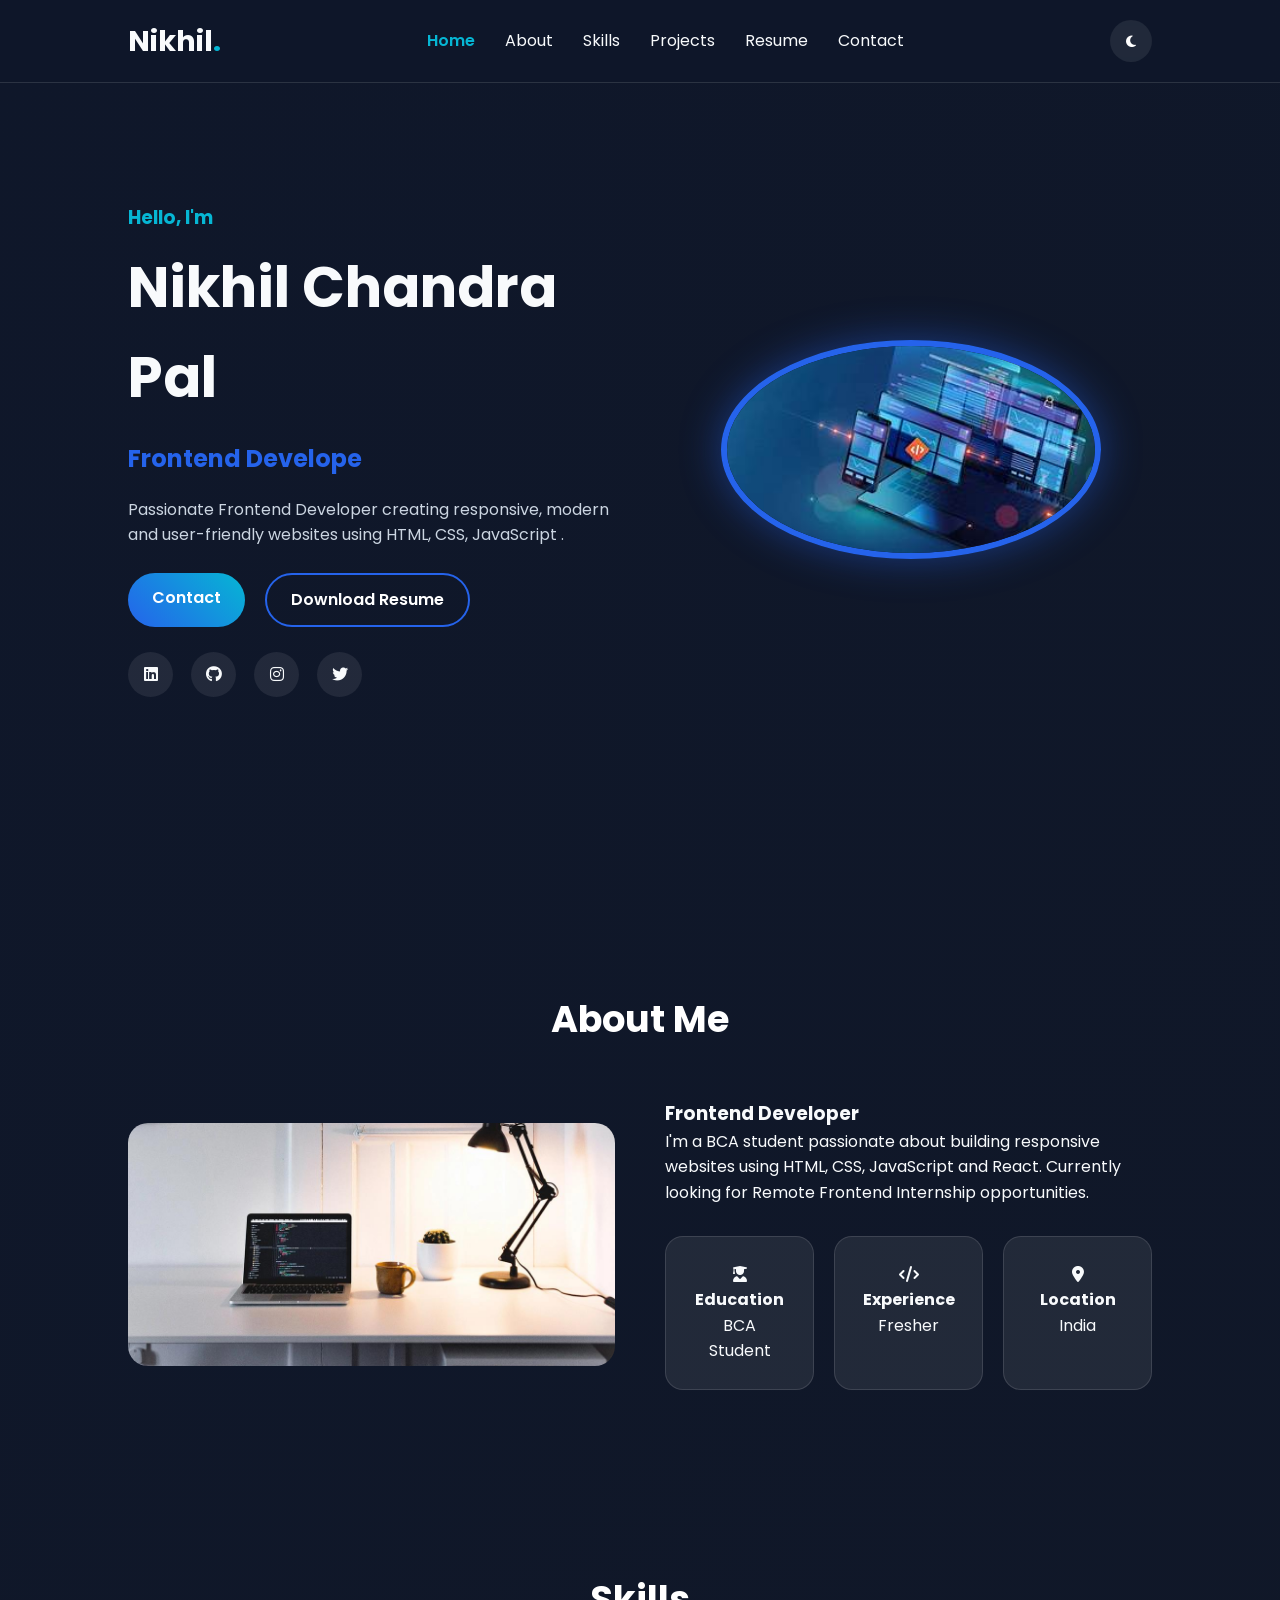
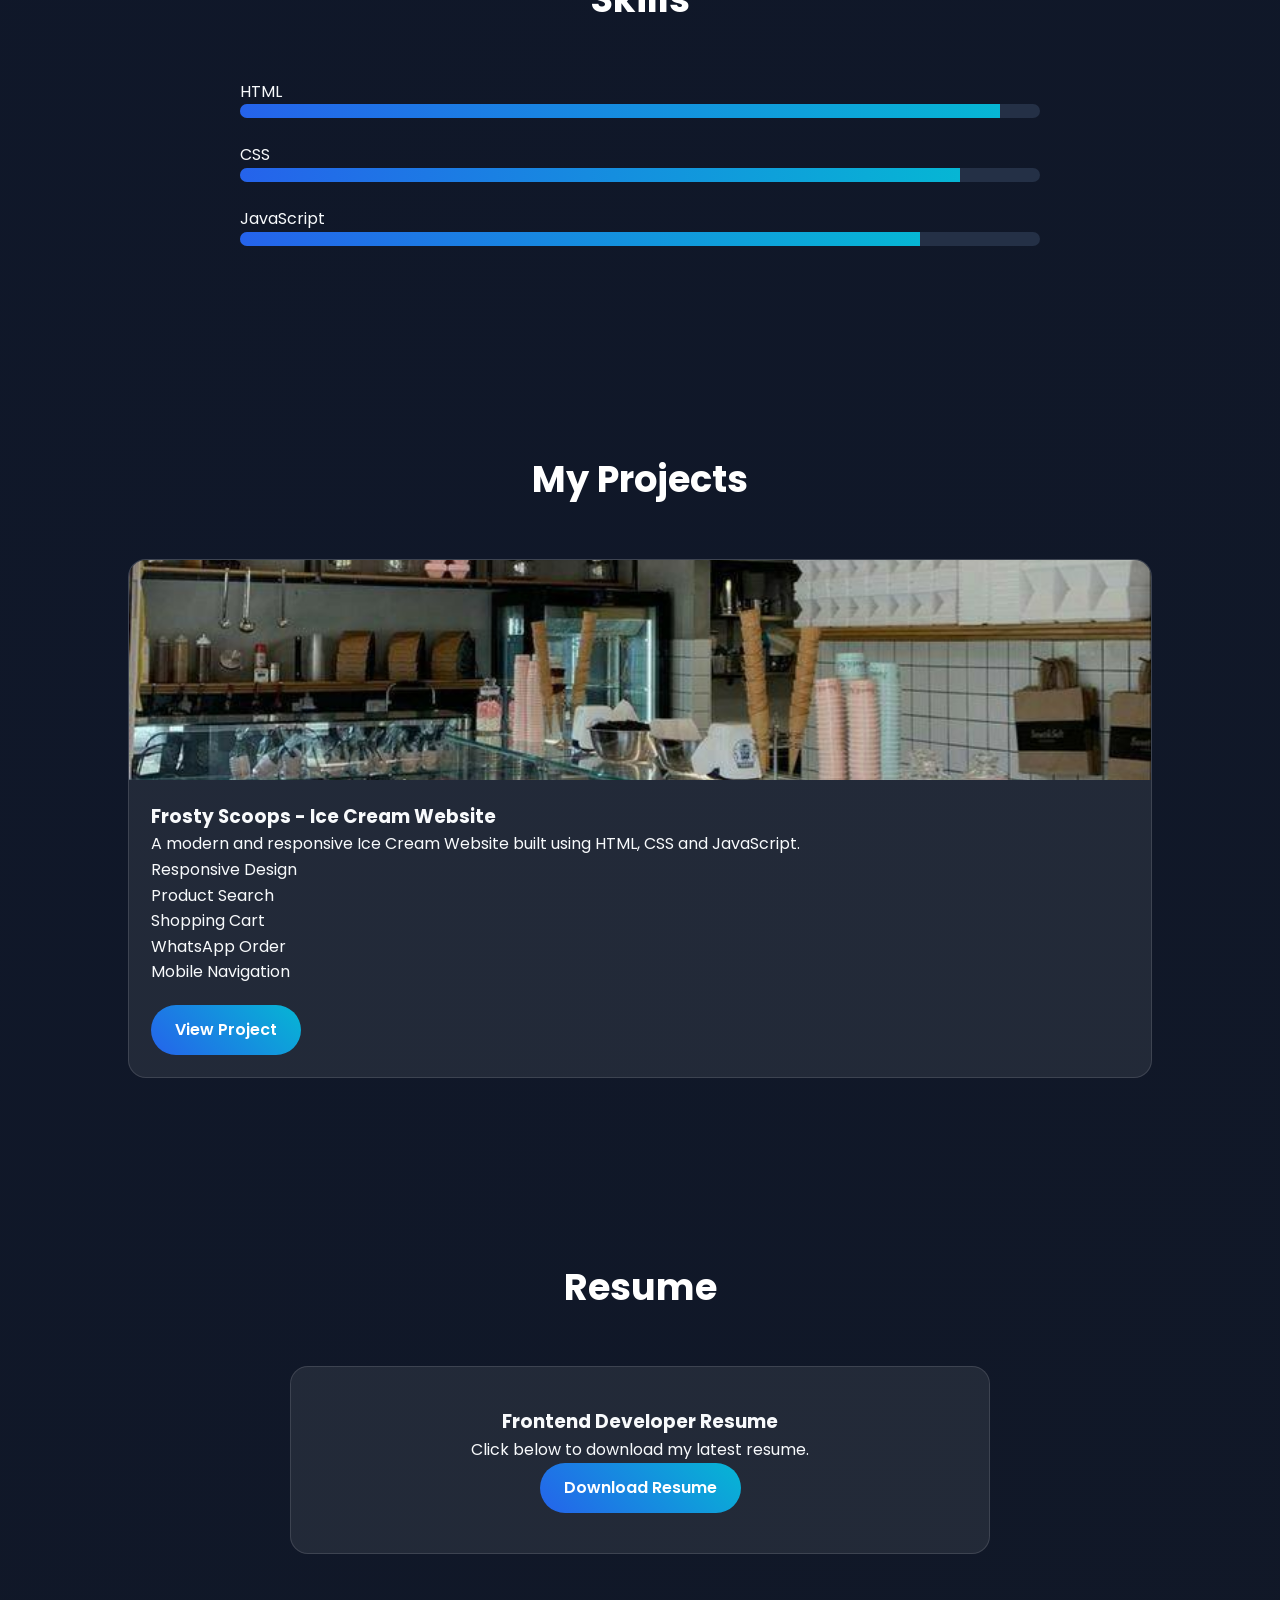
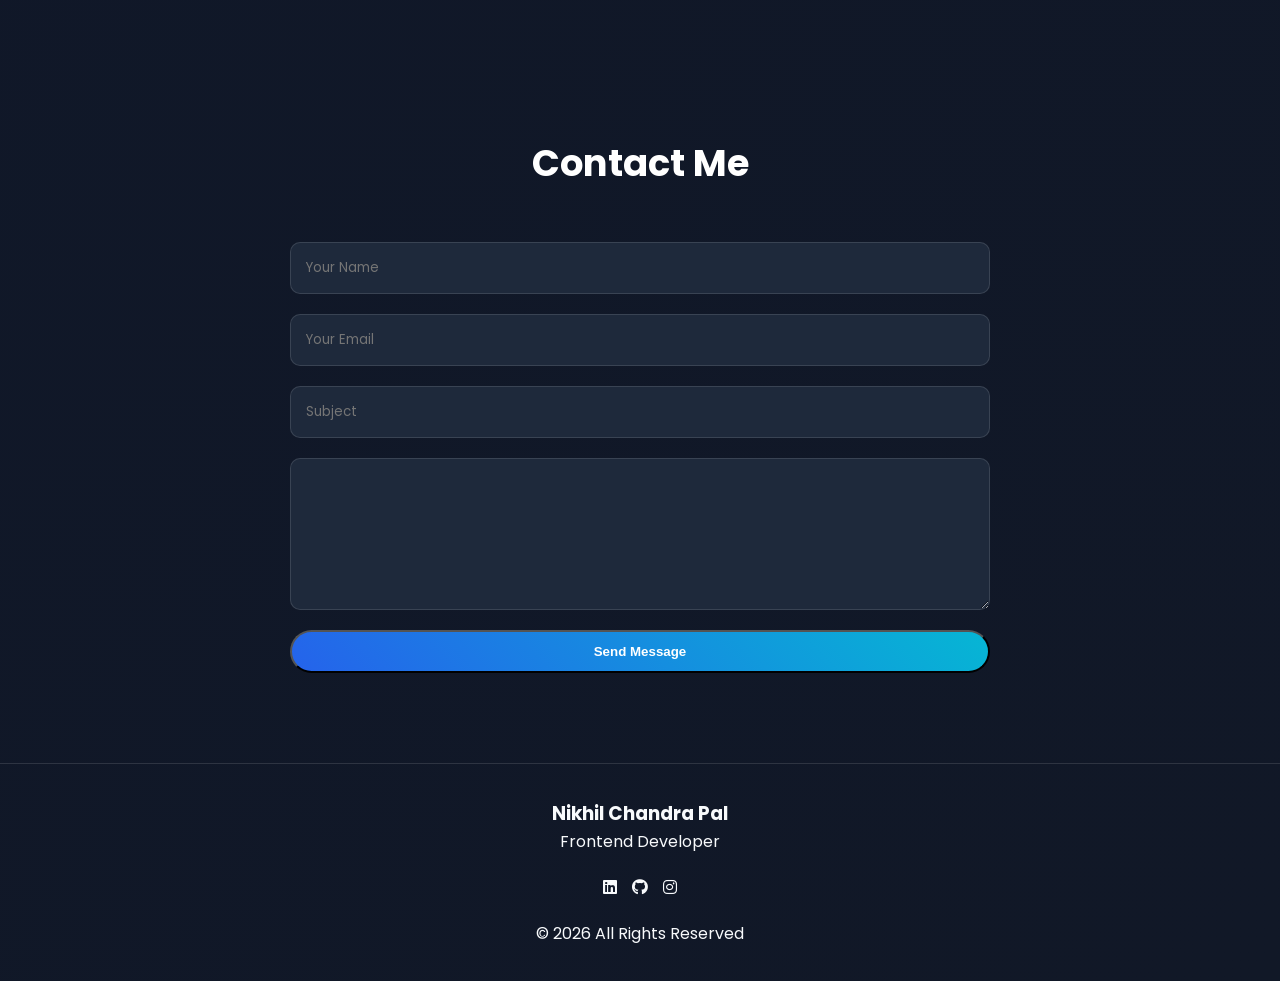
<file: index.html>
<!DOCTYPE html>
<html lang="en">
<head>
    <meta charset="UTF-8">
    <meta name="viewport" content="width=device-width, initial-scale=1.0">
    <meta name="description" content="Nikhil Chandra Pal | Frontend Developer Portfolio">
    <meta name="keywords" content="Frontend Developer, HTML, CSS, JavaScript, React">
    <meta name="author" content="Nikhil Chandra Pal">

    <title>Nikhil Chandra Pal | Portfolio</title>

    <!-- CSS -->
    <link rel="stylesheet" href="style.css">

    <!-- Google Fonts -->
    <link rel="preconnect" href="https://fonts.googleapis.com">
    <link rel="preconnect" href="https://fonts.gstatic.com" crossorigin>

    <link href="https://fonts.googleapis.com/css2?family=Poppins:wght@300;400;500;600;700;800&display=swap" rel="stylesheet">

    <!-- Font Awesome -->
    <link rel="stylesheet"
    href="https://cdnjs.cloudflare.com/ajax/libs/font-awesome/6.6.0/css/all.min.css">

</head>
<body>

<!--================ LOADER ================-->

<div id="loader">
    <div class="spinner"></div>
    <h2>Loading Portfolio...</h2>
</div>

<!--================ SCROLL BAR ================-->

<div id="progress-bar"></div>

<!--================ BACK TO TOP ================-->

<button id="topBtn">
    <i class="fa-solid fa-arrow-up"></i>
</button>

<!--================ HEADER ================-->

<header>

<nav class="navbar">

<div class="logo">
    Nikhil<span>.</span>
</div>

<ul class="nav-links">

<li><a href="#home">Home</a></li>
<li><a href="#about">About</a></li>
<li><a href="#skills">Skills</a></li>
<li><a href="#projects">Projects</a></li>
<li><a href="#resume">Resume</a></li>
<li><a href="#contact">Contact</a></li>

</ul>

<div class="nav-right">

<button id="themeToggle" type="button">
    <i class="fa-solid fa-moon"></i>
</button>

<button id="menu-btn" type="button">
    <i class="fa-solid fa-bars"></i>
</button>
</div>

</nav>

</header>

<!--================ HERO SECTION ================-->

<section id="home">

<div class="hero-container">

<div class="hero-text">

<h3>Hello, I'm</h3>

<h1>Nikhil Chandra Pal</h1>

<h2>
<span id="typing"></span>
</h2>

<p>

Passionate Frontend Developer creating responsive,
modern and user-friendly websites using HTML,
CSS, JavaScript .

</p>

<div class="hero-buttons">

<a href="#contact" class="btn">
Contact
</a>

<a href="RESUME.pdf"
download
class="btn btn-outline">

Download Resume

</a>

</div>

<div class="social-icons">

<a href="http://www.linkedin.com/in/nikhil-pal-20aa3a339">
<i class="fab fa-linkedin"></i>
</a>

<a href="https://github.com/nikhilpal-ui">
<i class="fab fa-github"></i>
</a>

<a href="#">
<i class="fab fa-instagram"></i>
</a>

<a href="#">
<i class="fab fa-twitter"></i>
</a>

</div>

</div>

<div class="hero-image">

<img src="OIP (2).jpg" alt="Frontend Developer">

</div>

</div>

</section>

<!--================ ABOUT ================-->

<section id="about">

<h2 class="section-title">
About Me
</h2>

<div class="about-container">

<div class="about-image">

<img src="about.jpg">

</div>

<div class="about-content">

<h3>Frontend Developer</h3>

<p>

I'm a BCA student passionate about
building responsive websites using
HTML, CSS, JavaScript and React.

Currently looking for Remote Frontend
Internship opportunities.

</p>

<div class="about-cards">

<div class="card">

<i class="fa-solid fa-user-graduate"></i>

<h4>Education</h4>

<p>BCA Student</p>

</div>

<div class="card">

<i class="fa-solid fa-code"></i>

<h4>Experience</h4>

<p>Fresher</p>

</div>

<div class="card">

<i class="fa-solid fa-location-dot"></i>

<h4>Location</h4>

<p>India</p>

</div>

</div>

</div>

</div>

</section>

<!--================ SKILLS ================-->

<section id="skills">

<h2 class="section-title">

Skills

</h2>

<div class="skills-container">

<div class="skill">

<p>HTML</p>

<div class="progress">

<div class="progress-bar html">



</div>

</div>

</div>

<div class="skill">

<p>CSS</p>

<div class="progress">

<div class="progress-bar css">



</div>

</div>

</div>

<div class="skill">

<p>JavaScript</p>

<div class="progress">

<div class="progress-bar js">



</div>

</div>

</div>

<div class="skill">



</div>

</div>

</div>

</div>

</section>

<!--================ PROJECTS ================-->

<section id="projects">

    <h2 class="section-title">My Projects</h2>

    <div class="project-grid">

        <div class="project-card">

            <img src="shop (1).jpg" alt="Ice Cream Website">

            <div class="project-content">

                <h3>Frosty Scoops - Ice Cream Website</h3>

                <p>
                    A modern and responsive Ice Cream Website built using
                    HTML, CSS and JavaScript.
                </p>

                <ul>
                    <li>Responsive Design</li>
                    <li>Product Search</li>
                    <li>Shopping Cart</li>
                    <li>WhatsApp Order</li>
                    <li>Mobile Navigation</li>
                </ul>

                <div class="project-buttons">
                    <a href="https://nikhilpal-ui.github.io/ice-cream-website/"
                       class="btn"
                       target="_blank">
                        View Project
                    </a>
                </div>

            </div>

        </div>

    </div>

</section>
<!--================ RESUME ================-->

<section id="resume">

<h2 class="section-title">

Resume

</h2>

<div class="resume-box">

<h3>Frontend Developer Resume</h3>

<p>

Click below to download my latest resume.

</p>

<a href="RESUME.pdf"

download

class="btn">

Download Resume

</a>

</div>

</section>

<!--================ CONTACT ================-->

<section id="contact">

<h2 class="section-title">

Contact Me

</h2>

<form id="contactForm">

<input
type="text"
id="name"
placeholder="Your Name">

<input
type="email"
id="email"
placeholder="Your Email">

<input
type="text"
id="subject"
placeholder="Subject">

<textarea

id="message"

rows="6"

placeholder="Your Message">

</textarea>

<button class="btn">

Send Message

</button>

</form>

</section>

<!--================ FOOTER ================-->

<footer>

<h3>

Nikhil Chandra Pal

</h3>

<p>

Frontend Developer

</p>

<div class="footer-icons">

<a href="http://www.linkedin.com/in/nikhil-pal-20aa3a339" target="_blank" rel="noopener noreferrer">
    <i class="fab fa-linkedin"></i>
</a>


<a href="https://github.com/nikhilpal-ui"target="_blank">

<i class="fab fa-github"></i>

</a>

<a href="#">

<i class="fab fa-instagram"></i>

</a>

</div>

<p>

© 2026 All Rights Reserved

</p>

</footer>

<script src="script.js"></script>

</body>
</html>
</file>
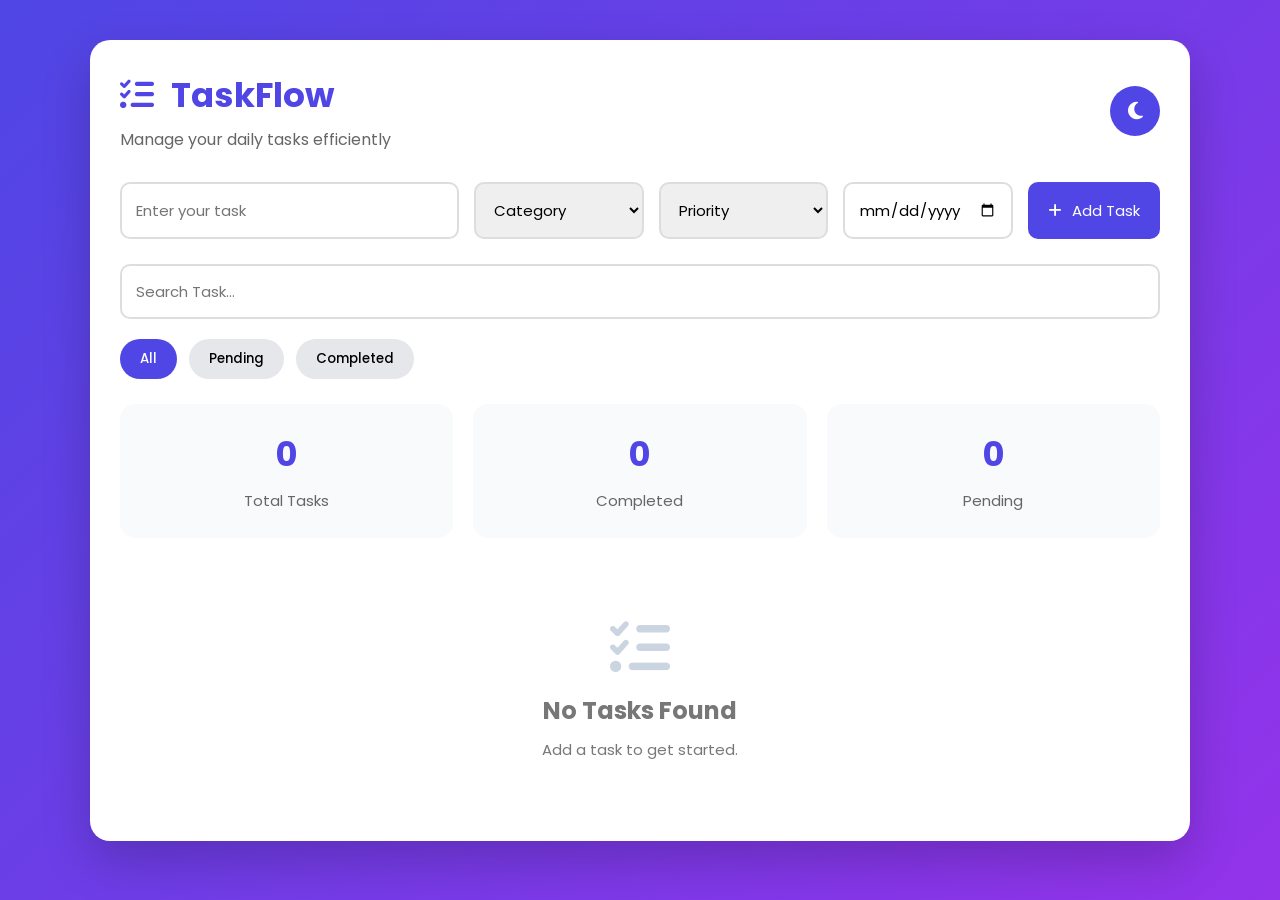
<file: Task-2-Todo/index.html>
<!DOCTYPE html>
<html lang="en">
<head>
    <meta charset="UTF-8">
    <meta name="viewport" content="width=device-width, initial-scale=1.0">
    <title>TaskFlow | To-Do List App</title>

    <!-- Google Font -->
    <link href="https://fonts.googleapis.com/css2?family=Poppins:wght@300;400;500;600;700&display=swap" rel="stylesheet">

    <!-- Font Awesome -->
    <link rel="stylesheet"
        href="https://cdnjs.cloudflare.com/ajax/libs/font-awesome/6.6.0/css/all.min.css">

    <link rel="stylesheet" href="style.css">
</head>

<body>

<div class="container">

    <!-- Header -->
    <header>
        <div>
            <h1><i class="fa-solid fa-list-check"></i> TaskFlow</h1>
            <p>Manage your daily tasks efficiently</p>
        </div>

        <button id="themeBtn">
            <i class="fa-solid fa-moon"></i>
        </button>
    </header>

    <!-- Add Task -->
    <section class="task-form">

        <input
            type="text"
            id="taskInput"
            placeholder="Enter your task">

        <select id="category">
            <option value="">Category</option>
            <option>Personal</option>
            <option>Work</option>
            <option>Study</option>
            <option>Shopping</option>
            <option>Fitness</option>
        </select>

        <select id="priority">
            <option value="">Priority</option>
            <option>High</option>
            <option>Medium</option>
            <option>Low</option>
        </select>

        <input
            type="date"
            id="dueDate">

        <button id="addTask">
            <i class="fa-solid fa-plus"></i>
            Add Task
        </button>

    </section>

    <!-- Search -->

    <section class="search-section">

        <input
            type="text"
            id="searchTask"
            placeholder="Search Task...">

    </section>

    <!-- Filter -->

    <section class="filters">

        <button class="filter active" data-filter="all">
            All
        </button>

        <button class="filter" data-filter="pending">
            Pending
        </button>

        <button class="filter" data-filter="completed">
            Completed
        </button>

    </section>

    <!-- Statistics -->

    <section class="stats">

        <div class="card">
            <h2 id="totalTasks">0</h2>
            <span>Total Tasks</span>
        </div>

        <div class="card">
            <h2 id="completedTasks">0</h2>
            <span>Completed</span>
        </div>

        <div class="card">
            <h2 id="pendingTasks">0</h2>
            <span>Pending</span>
        </div>

    </section>

    <!-- Task List -->

    <section class="task-list">

        <ul id="taskContainer">

            <!-- JavaScript Tasks -->

        </ul>

    </section>

</div>

<script src="script.js"></script>

</body>
</html>
</file>
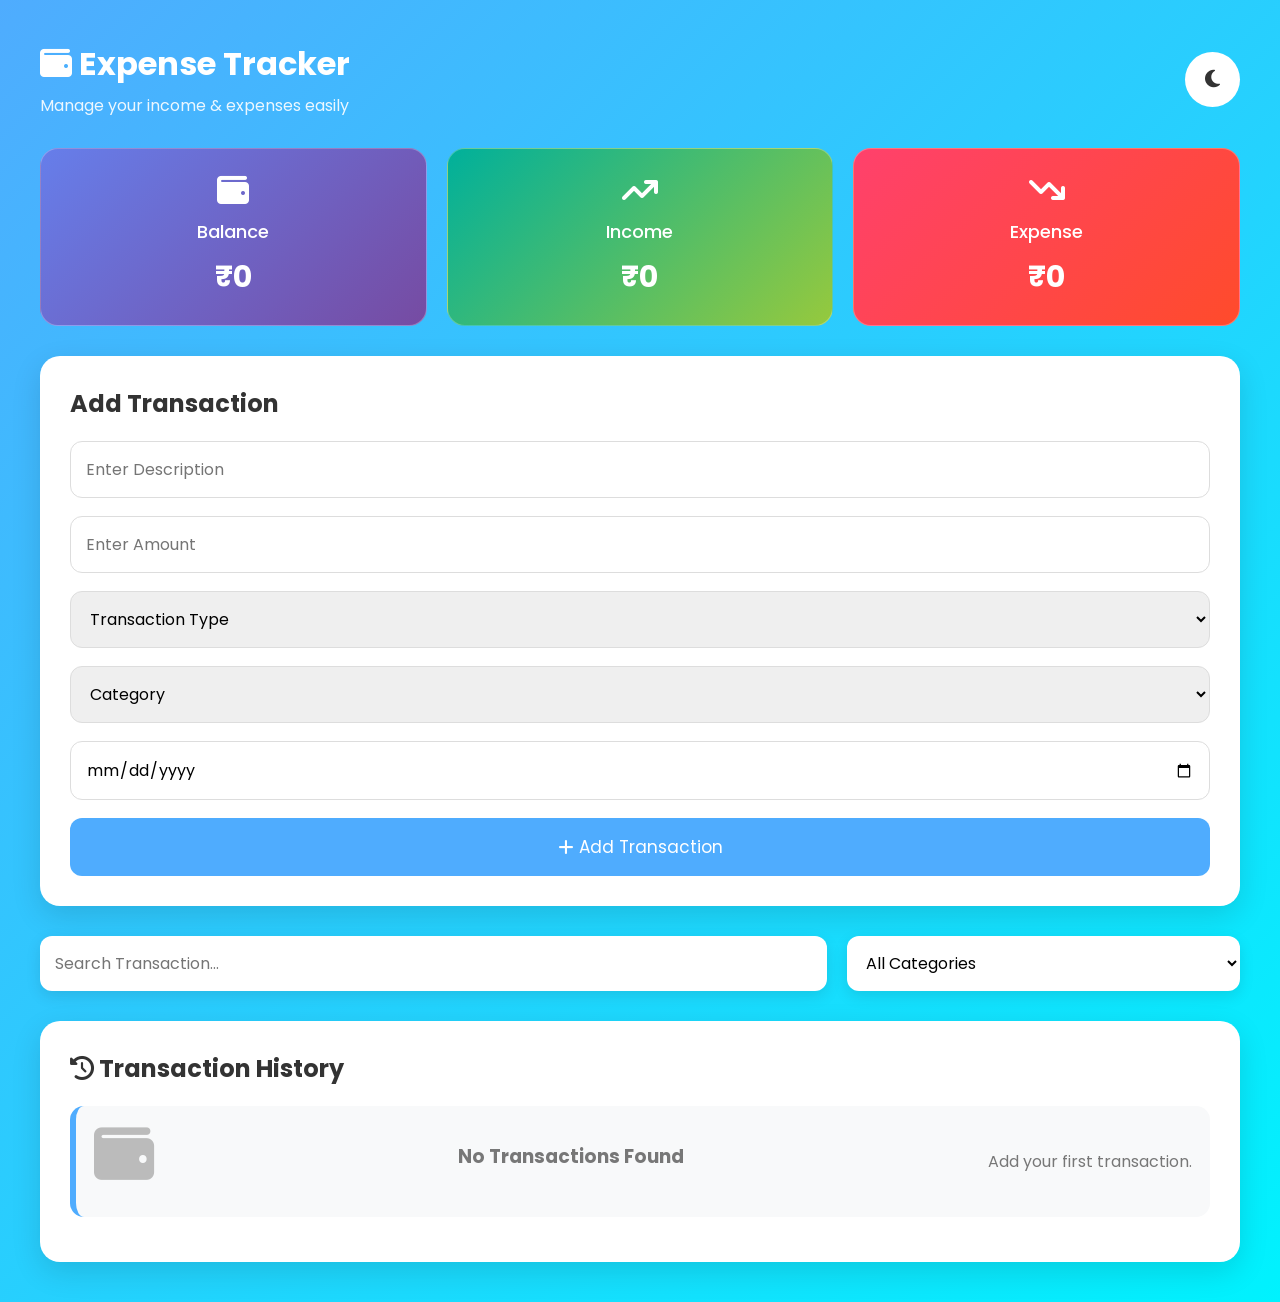
<file: Task-3-Expense-Tracker/index.html>
<!DOCTYPE html>
<html lang="en">

<head>
    <meta charset="UTF-8">
    <meta name="viewport" content="width=device-width, initial-scale=1.0">
    <title>Expense Tracker | CodSoft Task 3</title>

    <!-- Google Font -->
    <link href="https://fonts.googleapis.com/css2?family=Poppins:wght@300;400;500;600;700&display=swap"
        rel="stylesheet">

    <!-- Font Awesome -->
    <link rel="stylesheet"
        href="https://cdnjs.cloudflare.com/ajax/libs/font-awesome/6.6.0/css/all.min.css">

    <link rel="stylesheet" href="style.css">
</head>

<body>

    <div class="container">

        <!-- ========================= -->
        <!-- Header -->
        <!-- ========================= -->

        <header>

            <div>
                <h1>
                    <i class="fa-solid fa-wallet"></i>
                    Expense Tracker
                </h1>

                <p>Manage your income & expenses easily</p>
            </div>

            <button id="themeBtn">
                <i class="fa-solid fa-moon"></i>
            </button>

        </header>

        <!-- ========================= -->
        <!-- Summary Cards -->
        <!-- ========================= -->

        <section class="summary">

            <div class="card balance">

                <i class="fa-solid fa-wallet"></i>

                <h3>Balance</h3>

                <h2 id="balance">₹0</h2>

            </div>

            <div class="card income">

                <i class="fa-solid fa-arrow-trend-up"></i>

                <h3>Income</h3>

                <h2 id="income">₹0</h2>

            </div>

            <div class="card expense">

                <i class="fa-solid fa-arrow-trend-down"></i>

                <h3>Expense</h3>

                <h2 id="expense">₹0</h2>

            </div>

        </section>

        <!-- ========================= -->
        <!-- Transaction Form -->
        <!-- ========================= -->

        <section class="transaction-form">

            <h2>Add Transaction</h2>

            <input
                type="text"
                id="description"
                placeholder="Enter Description">

            <input
                type="number"
                id="amount"
                placeholder="Enter Amount">

            <select id="type">

                <option value="">Transaction Type</option>

                <option value="Income">Income</option>

                <option value="Expense">Expense</option>

            </select>

            <select id="category">

                <option value="">Category</option>

                <option>Salary</option>

                <option>Food</option>

                <option>Shopping</option>

                <option>Travel</option>

                <option>Bills</option>

                <option>Entertainment</option>

                <option>Investment</option>

                <option>Health</option>

                <option>Education</option>

                <option>Other</option>

            </select>

            <input
                type="date"
                id="date">

            <button id="addTransaction">

                <i class="fa-solid fa-plus"></i>

                Add Transaction

            </button>

        </section>

        <!-- ========================= -->
        <!-- Search & Filter -->
        <!-- ========================= -->

        <section class="controls">

            <input
                type="text"
                id="search"
                placeholder="Search Transaction...">

            <select id="filterCategory">

                <option value="All">All Categories</option>

                <option>Salary</option>

                <option>Food</option>

                <option>Shopping</option>

                <option>Travel</option>

                <option>Bills</option>

                <option>Entertainment</option>

                <option>Investment</option>

                <option>Health</option>

                <option>Education</option>

                <option>Other</option>

            </select>

        </section>

        <!-- ========================= -->
        <!-- Transaction History -->
        <!-- ========================= -->

        <section class="history">

            <div class="history-header">

                <h2>

                    <i class="fa-solid fa-clock-rotate-left"></i>

                    Transaction History

                </h2>

            </div>

            <ul id="transactionList">

                <!-- JavaScript -->

            </ul>

        </section>

    </div>

    <script src="script.js"></script>

</body>

</html>
</file>
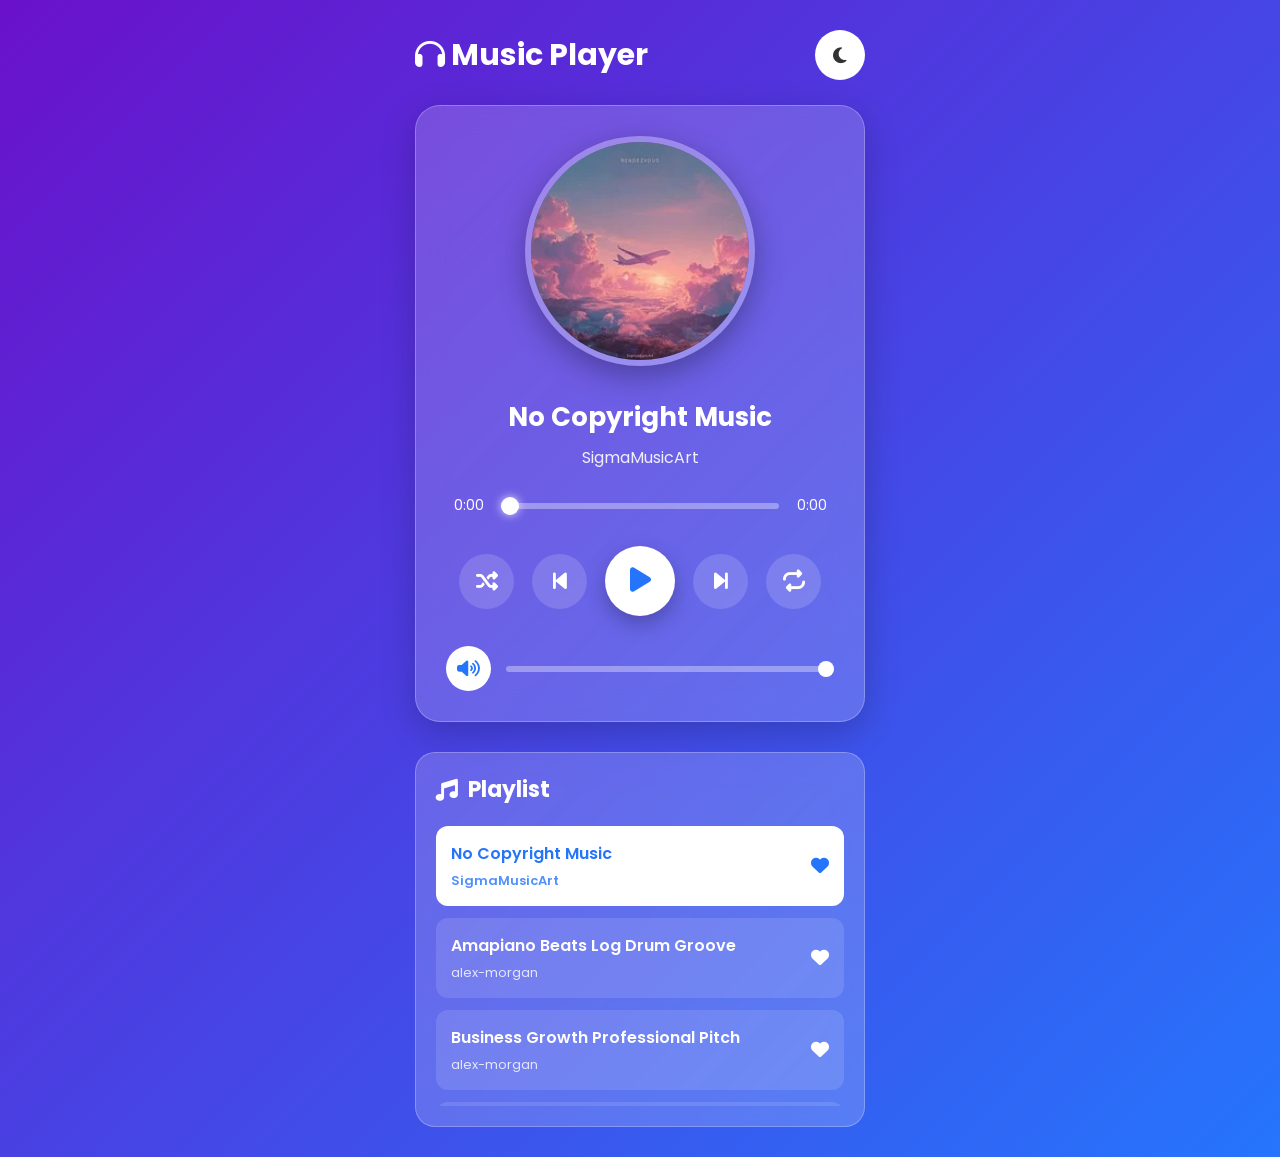
<file: Task-4-Music-Player/index.html>
<!DOCTYPE html>
<html lang="en">

<head>

    <meta charset="UTF-8">

    <meta name="viewport" content="width=device-width, initial-scale=1.0">

    <title>Music Player | CodSoft Task 4</title>

    <!-- Google Font -->

    <link href="https://fonts.googleapis.com/css2?family=Poppins:wght@300;400;500;600;700&display=swap"
        rel="stylesheet">

    <!-- Font Awesome -->

    <link rel="stylesheet"
        href="https://cdnjs.cloudflare.com/ajax/libs/font-awesome/6.6.0/css/all.min.css">

    <link rel="stylesheet" href="style.css">

</head>

<body>

    <div class="container">

        <!-- ========================= -->
        <!-- HEADER -->
        <!-- ========================= -->

        <header>

            <h1>

                <i class="fa-solid fa-headphones"></i>

                Music Player

            </h1>

            <button id="themeBtn">

                <i class="fa-solid fa-moon"></i>

            </button>

        </header>

        <!-- ========================= -->
        <!-- PLAYER -->
        <!-- ========================= -->

        <div class="player">

            <img
                src="images/cover1.png"
                id="cover"
                alt="Album Cover">

            <h2 id="title">
                Song Title
            </h2>

            <p id="artist">
                Artist Name
            </p>

            <!-- Progress -->

            <div class="progress-area">

                <span id="currentTime">
                    0:00
                </span>

                <input
                    type="range"
                    id="progress"
                    value="0"
                    min="0"
                    max="100">

                <span id="duration">
                    0:00
                </span>

            </div>

            <!-- Controls -->

            <div class="controls">

                <button id="shuffle">

                    <i class="fa-solid fa-shuffle"></i>

                </button>

                <button id="prev">

                    <i class="fa-solid fa-backward-step"></i>

                </button>

                <button id="play">

                    <i class="fa-solid fa-play"></i>

                </button>

                <button id="next">

                    <i class="fa-solid fa-forward-step"></i>

                </button>

                <button id="repeat">

                    <i class="fa-solid fa-repeat"></i>

                </button>

            </div>

            <!-- Volume -->

            <div class="volume-box">

                <button id="mute">

                    <i class="fa-solid fa-volume-high"></i>

                </button>

                <input
                    type="range"
                    id="volume"
                    min="0"
                    max="100"
                    value="100">

            </div>

        </div>

        <!-- ========================= -->
        <!-- PLAYLIST -->
        <!-- ========================= -->

        <section class="playlist">

            <div class="playlist-header">

                <h2>

                    <i class="fa-solid fa-music"></i>

                    Playlist

                </h2>

            </div>

            <ul id="playlist">

                <!-- JavaScript -->

            </ul>

        </section>

    </div>

    <!-- Audio -->

    <audio id="audio"></audio>

    <script src="script.js"></script>

</body>

</html>
</file>
<file: style.css>
@import url('https://fonts.googleapis.com/css2?family=Poppins:wght@300;400;500;600;700;800&display=swap');

:root{
  --bg:#0f172a;
  --bg2:#111827;
  --card:rgba(255,255,255,.08);
  --primary:#2563eb;
  --secondary:#06b6d4;
  --text:#f8fafc;
  --muted:#cbd5e1;
  --border:rgba(255,255,255,.12);
  --shadow:0 10px 30px rgba(0,0,0,.25);
  --radius:18px;
  --transition:.35s ease;
}

*{
  margin:0;
  padding:0;
  box-sizing:border-box;
  scroll-behavior:smooth;
}

body{
  font-family:'Poppins',sans-serif;
  background:linear-gradient(135deg,var(--bg),var(--bg2));
  color:var(--text);
  line-height:1.6;
  overflow-x:hidden;
}

img{
  max-width:100%;
  display:block;
}

a{text-decoration:none;color:inherit;}
ul{list-style:none;}

section{
  padding:90px 10%;
}

.section-title{
  text-align:center;
  font-size:2.3rem;
  margin-bottom:50px;
  color:#fff;
}

/* Loader */
#loader{
  position:fixed;
  inset:0;
  background:#020617;
  display:flex;
  flex-direction:column;
  align-items:center;
  justify-content:center;
  z-index:9999;
}

.spinner{
  width:70px;
  height:70px;
  border:6px solid rgba(255,255,255,.2);
  border-top:6px solid var(--secondary);
  border-radius:50%;
  animation:spin 1s linear infinite;
}

@keyframes spin{
to{transform:rotate(360deg);}
}

/* Progress */
#progress-bar{
 position:fixed;
 top:0;
 left:0;
 width:0;
 height:4px;
 background:linear-gradient(to right,var(--primary),var(--secondary));
 z-index:999;
}

/* Top button */
#topBtn{
 position:fixed;
 bottom:25px;
 right:25px;
 width:48px;
 height:48px;
 border:none;
 border-radius:50%;
 background:var(--primary);
 color:#fff;
 cursor:pointer;
 display:none;
 box-shadow:var(--shadow);
 transition:var(--transition);
}

#topBtn:hover{
 transform:translateY(-5px);
}

/* Navbar */
header{
 position:fixed;
 width:100%;
 top:0;
 left:0;
 z-index:100;
 backdrop-filter:blur(15px);
 background:rgba(15,23,42,.7);
 border-bottom:1px solid var(--border);
}

.navbar{
 display:flex;
 justify-content:space-between;
 align-items:center;
 padding:18px 10%;
}

.logo{
 font-size:1.8rem;
 font-weight:700;
}

.logo span{
 color:var(--secondary);
}

.nav-links{
 display:flex;
 gap:30px;
}

.nav-links a{
 transition:var(--transition);
}

.nav-links a:hover{
 color:var(--secondary);
}

.nav-right{
 display:flex;
 align-items:center;
 gap:15px;
}

#themeToggle,#menu-btn{
 width:42px;
 height:42px;
 border:none;
 border-radius:50%;
 cursor:pointer;
 background:var(--card);
 color:#fff;
}

#menu-btn{
 display:none;
}

/* Buttons */
.btn{
 display:inline-block;
 padding:12px 24px;
 background:linear-gradient(45deg,var(--primary),var(--secondary));
 color:#fff;
 border-radius:40px;
 transition:var(--transition);
 font-weight:600;
}

.btn:hover{
 transform:translateY(-4px);
 box-shadow:var(--shadow);
}

.btn-outline{
 background:transparent;
 border:2px solid var(--primary);
}

/* Hero */
#home{
 min-height:100vh;
 display:flex;
 align-items:center;
}

.hero-container{
 display:grid;
 grid-template-columns:1fr 1fr;
 gap:60px;
 align-items:center;
}

.hero-text h3{
 color:var(--secondary);
 margin-bottom:10px;
}

.hero-text h1{
 font-size:3.5rem;
}

.hero-text h2{
 margin:18px 0;
 color:var(--primary);
}

.hero-text p{
 color:var(--muted);
 margin-bottom:25px;
}

.hero-buttons{
 display:flex;
 gap:20px;
 flex-wrap:wrap;
 margin-bottom:25px;
}

.social-icons{
 display:flex;
 gap:18px;
}

.social-icons a{
 width:45px;
 height:45px;
 display:flex;
 align-items:center;
 justify-content:center;
 border-radius:50%;
 background:var(--card);
 transition:var(--transition);
}

.social-icons a:hover{
 background:var(--primary);
 transform:translateY(-5px);
}

.hero-image img{
 width:380px;
 margin:auto;
 border-radius:50%;
 border:6px solid var(--primary);
 box-shadow:0 0 40px rgba(37,99,235,.45);
 animation:float 4s ease-in-out infinite;
}

@keyframes float{
 50%{transform:translateY(-15px);}
}

/* About */
.about-container{
 display:grid;
 grid-template-columns:1fr 1fr;
 gap:50px;
 align-items:center;
}

.about-image img{
 border-radius:20px;
}

.about-cards{
 margin-top:30px;
 display:grid;
 grid-template-columns:repeat(3,1fr);
 gap:20px;
}

.card{
 background:var(--card);
 border:1px solid var(--border);
 border-radius:var(--radius);
 padding:25px;
 text-align:center;
 transition:var(--transition);
}

.card:hover{
 transform:translateY(-8px);
}

/* Skills */
.skills-container{max-width:800px;margin:auto;}
.skill{margin-bottom:24px;}
.progress{
 background:#243046;
 height:14px;
 border-radius:20px;
 overflow:hidden;
}
.progress-bar{
 height:100%;
 background:linear-gradient(90deg,var(--primary),var(--secondary));
 display:flex;
 justify-content:flex-end;
 align-items:center;
 padding-right:8px;
 font-size:.75rem;
}
.html{width:95%;}
.css{width:90%;}
.js{width:85%;}

/* Projects */
.project-grid{
 display:grid;
 grid-template-columns:repeat(auto-fit,minmax(300px,1fr));
 gap:30px;
}

.project-card{
 background:var(--card);
 border-radius:var(--radius);
 overflow:hidden;
 border:1px solid var(--border);
 transition:var(--transition);
}
.project-card img{
    width: 100%;
    height: 220px;      
    object-fit: cover;
}

.project-card:hover{
 transform:translateY(-10px);
 box-shadow:var(--shadow);
}

.project-content{
 padding:22px;
}

.project-buttons{
 margin-top:20px;
 display:flex;
 gap:12px;
 flex-wrap:wrap;
}

/* Resume */
.resume-box{
 max-width:700px;
 margin:auto;
 text-align:center;
 background:var(--card);
 border:1px solid var(--border);
 border-radius:var(--radius);
 padding:40px;
}

/* Contact */
#contactForm{
 max-width:700px;
 margin:auto;
 display:flex;
 flex-direction:column;
 gap:20px;
}

#contactForm input,
#contactForm textarea{
 padding:15px;
 border-radius:10px;
 border:1px solid var(--border);
 background:#1e293b;
 color:#fff;
 font-family:inherit;
}

/* Footer */
footer{
 padding:35px 10%;
 text-align:center;
 border-top:1px solid var(--border);
}

.footer-icons{
 display:flex;
 justify-content:center;
 gap:15px;
 margin:20px 0;
}

/* Responsive */
@media(max-width:900px){
.hero-container,
.about-container{
 grid-template-columns:1fr;
 text-align:center;
}
.hero-image img{
 width:280px;
}
.about-cards{
 grid-template-columns:1fr;
}
.nav-links{
 position:absolute;
 top:75px;
 left:-100%;
 width:100%;
 background:#111827;
 flex-direction:column;
 text-align:center;
 padding:25px;
 transition:.3s;
}
.nav-links.active{
 left:0;
}
#menu-btn{
 display:block;
}
}

@media(max-width:600px){
section{
 padding:80px 6%;
}
.hero-text h1{
 font-size:2.4rem;
}
.section-title{
 font-size:1.9rem;
}
}
.hidden{
    opacity:0;
    transform:translateY(40px);
    transition:all .8s ease;
}

.show{
    opacity:1;
    transform:translateY(0);
}

.nav-links a.active{
    color:#06b6d4;
    font-weight:600;
}

body.dark{
    background:linear-gradient(135deg,#020617,#0f172a);
}
</file>
<file: Task-2-Todo/style.css>
/* ==========================
   GOOGLE FONT & RESET
========================== */

*{
    margin:0;
    padding:0;
    box-sizing:border-box;
    font-family:'Poppins',sans-serif;
}

body{
    background:linear-gradient(135deg,#4f46e5,#9333ea);
    min-height:100vh;
    padding:40px 15px;
    transition:.3s;
}

/* ==========================
   CONTAINER
========================== */

.container{
    width:100%;
    max-width:1100px;
    margin:auto;
    background:#ffffff;
    border-radius:20px;
    padding:30px;
    box-shadow:0 20px 50px rgba(0,0,0,.2);
}

/* ==========================
   HEADER
========================== */

header{
    display:flex;
    justify-content:space-between;
    align-items:center;
    margin-bottom:30px;
}

header h1{
    font-size:34px;
    color:#4f46e5;
}

header h1 i{
    margin-right:10px;
}

header p{
    color:#666;
    margin-top:6px;
}

#themeBtn{
    width:50px;
    height:50px;
    border:none;
    border-radius:50%;
    cursor:pointer;
    background:#4f46e5;
    color:white;
    font-size:20px;
    transition:.3s;
}

#themeBtn:hover{
    transform:rotate(20deg);
}

/* ==========================
   TASK FORM
========================== */

.task-form{
    display:grid;
    grid-template-columns:2fr 1fr 1fr 1fr auto;
    gap:15px;
    margin-bottom:25px;
}

.task-form input,
.task-form select{
    padding:14px;
    border:2px solid #ddd;
    border-radius:10px;
    outline:none;
    font-size:15px;
    transition:.3s;
}

.task-form input:focus,
.task-form select:focus{
    border-color:#4f46e5;
}

#addTask{
    border:none;
    background:#4f46e5;
    color:white;
    border-radius:10px;
    padding:14px 20px;
    cursor:pointer;
    font-size:15px;
    transition:.3s;
}

#addTask:hover{
    background:#3730a3;
    transform:translateY(-2px);
}

#addTask i{
    margin-right:6px;
}

/* ==========================
   SEARCH
========================== */

.search-section{
    margin-bottom:20px;
}

#searchTask{
    width:100%;
    padding:14px;
    border:2px solid #ddd;
    border-radius:10px;
    outline:none;
    font-size:15px;
}

#searchTask:focus{
    border-color:#4f46e5;
}

/* ==========================
   FILTER BUTTONS
========================== */

.filters{
    display:flex;
    gap:12px;
    flex-wrap:wrap;
    margin-bottom:25px;
}

.filter{
    padding:10px 20px;
    border:none;
    cursor:pointer;
    border-radius:30px;
    background:#e5e7eb;
    font-weight:500;
    transition:.3s;
}

.filter:hover{
    background:#4f46e5;
    color:white;
}

.filter.active{
    background:#4f46e5;
    color:white;
}

/* ==========================
   STATISTICS
========================== */

.stats{
    display:grid;
    grid-template-columns:repeat(3,1fr);
    gap:20px;
    margin-bottom:30px;
}

.card{
    background:#f8fafc;
    border-radius:15px;
    padding:25px;
    text-align:center;
    transition:.3s;
}

.card:hover{
    transform:translateY(-5px);
    box-shadow:0 15px 25px rgba(0,0,0,.12);
}

.card h2{
    color:#4f46e5;
    font-size:34px;
    margin-bottom:8px;
}

.card span{
    color:#666;
    font-size:15px;
}

/* ==========================
   TASK LIST
========================== */

.task-list{
    margin-top:20px;
}

#taskContainer{
    list-style:none;
    display:flex;
    flex-direction:column;
    gap:15px;
}
/* ==========================
   TASK CARD
========================== */

.task{
    background:#ffffff;
    border-left:6px solid #4f46e5;
    border-radius:15px;
    padding:18px 20px;
    display:flex;
    justify-content:space-between;
    align-items:center;
    gap:20px;
    box-shadow:0 10px 20px rgba(0,0,0,.08);
    transition:.3s;
}

.task:hover{
    transform:translateY(-3px);
    box-shadow:0 15px 25px rgba(0,0,0,.15);
}

.task.completed{
    opacity:.7;
    border-left-color:#22c55e;
}

.task.completed .task-title{
    text-decoration:line-through;
    color:#888;
}

/* ==========================
   TASK DETAILS
========================== */

.task-left{
    display:flex;
    align-items:flex-start;
    gap:15px;
    flex:1;
}

.task-left input[type="checkbox"]{
    width:22px;
    height:22px;
    cursor:pointer;
    accent-color:#4f46e5;
    margin-top:3px;
}

.task-content{
    flex:1;
}

.task-title{
    font-size:18px;
    font-weight:600;
    color:#222;
    margin-bottom:10px;
    word-break:break-word;
}

/* ==========================
   TASK INFO
========================== */

.task-info{
    display:flex;
    flex-wrap:wrap;
    gap:10px;
}

.task-info span{
    font-size:13px;
    padding:6px 12px;
    border-radius:20px;
    color:#fff;
}

/* ==========================
   CATEGORY
========================== */

.category{
    background:#3b82f6;
}

/* ==========================
   PRIORITY
========================== */

.priority-high{
    background:#ef4444;
}

.priority-medium{
    background:#f59e0b;
}

.priority-low{
    background:#22c55e;
}

/* ==========================
   DUE DATE
========================== */

.due-date{
    background:#6366f1;
}

/* ==========================
   ACTION BUTTONS
========================== */

.task-actions{
    display:flex;
    gap:10px;
    align-items:center;
}

.task-actions button{
    width:42px;
    height:42px;
    border:none;
    border-radius:50%;
    cursor:pointer;
    color:#fff;
    font-size:16px;
    transition:.3s;
}

.edit-btn{
    background:#2563eb;
}

.edit-btn:hover{
    background:#1d4ed8;
    transform:scale(1.08);
}

.delete-btn{
    background:#ef4444;
}

.delete-btn:hover{
    background:#dc2626;
    transform:scale(1.08);
}

/* ==========================
   EMPTY STATE
========================== */

.empty-message{
    text-align:center;
    padding:50px 20px;
    color:#777;
}

.empty-message i{
    font-size:60px;
    color:#cbd5e1;
    margin-bottom:15px;
}

.empty-message h3{
    margin-bottom:10px;
    font-size:24px;
}

.empty-message p{
    font-size:15px;
}

/* ==========================
   PRIORITY BORDER COLORS
========================== */

.task.high{
    border-left-color:#ef4444;
}

.task.medium{
    border-left-color:#f59e0b;
}

.task.low{
    border-left-color:#22c55e;
}

/* ==========================
   SCROLLBAR
========================== */

::-webkit-scrollbar{
    width:8px;
}

::-webkit-scrollbar-track{
    background:#f1f1f1;
}

::-webkit-scrollbar-thumb{
    background:#4f46e5;
    border-radius:10px;
}

::-webkit-scrollbar-thumb:hover{
    background:#3730a3;
}
/* ==========================
   DARK MODE
========================== */

body.dark{
    background:linear-gradient(135deg,#111827,#1f2937);
}

body.dark .container{
    background:#1e293b;
}

body.dark header h1{
    color:#60a5fa;
}

body.dark header p{
    color:#cbd5e1;
}

body.dark .task-form input,
body.dark .task-form select,
body.dark #searchTask{
    background:#334155;
    color:#fff;
    border:2px solid #475569;
}

body.dark .task-form input::placeholder,
body.dark #searchTask::placeholder{
    color:#cbd5e1;
}

body.dark .filter{
    background:#334155;
    color:#fff;
}

body.dark .filter.active{
    background:#4f46e5;
}

body.dark .card{
    background:#334155;
}

body.dark .card span{
    color:#e2e8f0;
}

body.dark .task{
    background:#334155;
}

body.dark .task-title{
    color:#fff;
}

body.dark .empty-message{
    color:#e2e8f0;
}

body.dark ::-webkit-scrollbar-track{
    background:#1e293b;
}

/* ==========================
   ANIMATIONS
========================== */

.task{
    animation:fadeIn .4s ease;
}

@keyframes fadeIn{

    from{
        opacity:0;
        transform:translateY(15px);
    }

    to{
        opacity:1;
        transform:translateY(0);
    }

}

button,
input,
select{
    transition:.3s ease;
}

button:active{
    transform:scale(.96);
}
/* ==========================
   DATE INPUT FIX
========================== */

.task-form input[type="date"]{
    width:100%;
    min-width:0;
    appearance:none;
    -webkit-appearance:none;
    color:inherit;
    padding:14px;
}

/* Mobile Fix */
@media (max-width:768px){

    .task-form input[type="date"]{
        width:100%;
        min-height:52px;
        font-size:15px;
    }

}

/* ==========================
   RESPONSIVE
========================== */

@media(max-width:992px){

.task-form{

grid-template-columns:1fr 1fr;

}

#addTask{

grid-column:span 2;

}

.stats{

grid-template-columns:repeat(2,1fr);

}

}

@media(max-width:768px){

.container{

padding:20px;

}

header{

flex-direction:column;
gap:20px;
text-align:center;

}

.task{

flex-direction:column;
align-items:flex-start;

}

.task-actions{

width:100%;
justify-content:flex-end;

}

.stats{

grid-template-columns:1fr;

}

.task-form{

grid-template-columns:1fr;

}

#addTask{

grid-column:auto;

}

.filters{

justify-content:center;

}

.task-info{

gap:8px;

}

}

@media(max-width:480px){

header h1{

font-size:28px;

}

.card h2{

font-size:28px;

}

.task-title{

font-size:16px;

}

.task-actions{

flex-wrap:wrap;

}

.task-actions button{

width:38px;
height:38px;
font-size:14px;

}

.filter{

width:100%;

}

#themeBtn{

width:45px;
height:45px;

}

}


/* ==========================
   END
========================== */
</file>
<file: Task-3-Expense-Tracker/style.css>
/* =========================
   GOOGLE FONT
========================= */

@import url('https://fonts.googleapis.com/css2?family=Poppins:wght@300;400;500;600;700&display=swap');

/* =========================
   RESET
========================= */

*{
    margin:0;
    padding:0;
    box-sizing:border-box;
    font-family:'Poppins',sans-serif;
}

html{
    scroll-behavior:smooth;
}

body{

    background:linear-gradient(135deg,#4facfe,#00f2fe);

    min-height:100vh;

    padding:40px 15px;

    transition:.3s;
}

/* =========================
   CONTAINER
========================= */

.container{

    max-width:1200px;

    margin:auto;

}

/* =========================
   HEADER
========================= */

header{

    display:flex;

    justify-content:space-between;

    align-items:center;

    margin-bottom:30px;

    color:#fff;

}

header h1{

    font-size:2rem;

    font-weight:700;

}

header p{

    margin-top:5px;

    opacity:.9;

}

#themeBtn{

    width:55px;

    height:55px;

    border:none;

    border-radius:50%;

    cursor:pointer;

    font-size:20px;

    background:#fff;

    color:#333;

    transition:.3s;

}

#themeBtn:hover{

    transform:rotate(20deg);

}

/* =========================
   SUMMARY CARDS
========================= */

.summary{

    display:grid;

    grid-template-columns:repeat(auto-fit,minmax(240px,1fr));

    gap:20px;

    margin-bottom:30px;

}

.card{

    background:rgba(255,255,255,.18);

    backdrop-filter:blur(12px);

    border:1px solid rgba(255,255,255,.25);

    border-radius:18px;

    padding:25px;

    color:#fff;

    text-align:center;

    transition:.3s;

}

.card:hover{

    transform:translateY(-8px);

}

.card i{

    font-size:32px;

    margin-bottom:12px;

}

.card h3{

    font-size:18px;

    margin-bottom:10px;

    font-weight:500;

}

.card h2{

    font-size:30px;

    font-weight:700;

}

.balance{

    background:linear-gradient(135deg,#667eea,#764ba2);

}

.income{

    background:linear-gradient(135deg,#00b09b,#96c93d);

}

.expense{

    background:linear-gradient(135deg,#ff416c,#ff4b2b);

}
/* =========================
   TRANSACTION FORM
========================= */

.transaction-form{

    background:#fff;

    border-radius:20px;

    padding:30px;

    margin-bottom:30px;

    box-shadow:0 10px 30px rgba(0,0,0,.12);

}

.transaction-form h2{

    margin-bottom:20px;

    color:#333;

}

.transaction-form input,
.transaction-form select{

    width:100%;

    padding:15px;

    margin-bottom:18px;

    border:1px solid #ddd;

    border-radius:12px;

    outline:none;

    font-size:16px;

    transition:.3s;

}

.transaction-form input:focus,
.transaction-form select:focus{

    border-color:#4facfe;

    box-shadow:0 0 8px rgba(79,172,254,.3);

}

#addTransaction{

    width:100%;

    padding:16px;

    border:none;

    border-radius:12px;

    background:#4facfe;

    color:#fff;

    font-size:17px;

    cursor:pointer;

    transition:.3s;

}

#addTransaction:hover{

    background:#2e8bff;

}

/* =========================
   SEARCH & FILTER
========================= */

.controls{

    display:grid;

    grid-template-columns:2fr 1fr;

    gap:20px;

    margin-bottom:30px;

}

.controls input,
.controls select{

    padding:15px;

    border:none;

    border-radius:12px;

    outline:none;

    font-size:16px;

    background:#fff;

    box-shadow:0 5px 15px rgba(0,0,0,.1);

}

/* =========================
   HISTORY
========================= */

.history{

    background:#fff;

    padding:30px;

    border-radius:20px;

    box-shadow:0 10px 30px rgba(0,0,0,.12);

}

.history-header{

    display:flex;

    justify-content:space-between;

    align-items:center;

    margin-bottom:20px;

}

.history-header h2{

    color:#333;

}

#transactionList{

    list-style:none;

}
/* =========================
   TRANSACTION ITEM
========================= */

#transactionList li{

    display:flex;

    justify-content:space-between;

    align-items:center;

    background:#f8f9fa;

    padding:18px;

    border-radius:14px;

    margin-bottom:15px;

    transition:.3s;

    border-left:6px solid #4facfe;

}

#transactionList li:hover{

    transform:translateY(-3px);

    box-shadow:0 8px 20px rgba(0,0,0,.12);

}

#transactionList li.income{

    border-left-color:#28a745;

}

#transactionList li.expense{

    border-left-color:#dc3545;

}

/* =========================
   LEFT SECTION
========================= */

.transaction-info{

    display:flex;

    flex-direction:column;

    gap:6px;

}

.transaction-info h3{

    color:#333;

    font-size:18px;

}

.transaction-info p{

    color:#666;

    font-size:14px;

}

/* =========================
   AMOUNT
========================= */

.amount{

    font-size:20px;

    font-weight:700;

}

.income .amount{

    color:#28a745;

}

.expense .amount{

    color:#dc3545;

}

/* =========================
   ACTION BUTTONS
========================= */

.actions{

    display:flex;

    gap:10px;

}

.actions button{

    width:42px;

    height:42px;

    border:none;

    border-radius:10px;

    cursor:pointer;

    color:#fff;

    font-size:16px;

    transition:.3s;

}

.edit-btn{

    background:#0d6efd;

}

.edit-btn:hover{

    background:#0b5ed7;

}

.delete-btn{

    background:#dc3545;

}

.delete-btn:hover{

    background:#bb2d3b;

}

/* =========================
   EMPTY MESSAGE
========================= */

.empty{

    text-align:center;

    padding:40px 20px;

    color:#777;

}

.empty i{

    font-size:60px;

    color:#bbb;

    margin-bottom:15px;

}

.empty h3{

    margin-bottom:10px;

}

/* =========================
   DARK MODE
========================= */

body.dark{

    background:#111827;

}

body.dark .transaction-form,
body.dark .history,
body.dark .controls input,
body.dark .controls select{

    background:#1f2937;

    color:#fff;

}

body.dark .transaction-form h2,
body.dark .history h2{

    color:#fff;

}

body.dark input,
body.dark select{

    background:#374151;

    color:#fff;

    border-color:#555;

}

body.dark #transactionList li{

    background:#374151;

}

body.dark .transaction-info h3{

    color:#fff;

}

body.dark .transaction-info p{

    color:#ddd;

}

body.dark #themeBtn{

    background:#222;

    color:#fff;

}

/* =========================
   RESPONSIVE
========================= */

@media(max-width:768px){

    header{

        flex-direction:column;

        gap:20px;

        text-align:center;

    }

    .controls{

        grid-template-columns:1fr;

    }

    #transactionList li{

        flex-direction:column;

        align-items:flex-start;

        gap:15px;

    }

    .actions{

        width:100%;

        justify-content:flex-end;

    }

}

@media(max-width:480px){

    .summary{

        grid-template-columns:1fr;

    }

    .transaction-form,
    .history{

        padding:20px;

    }

    .card h2{

        font-size:24px;

    }

    header h1{

        font-size:28px;

    }

}
</file>
<file: Task-4-Music-Player/style.css>
/* =========================
   GOOGLE FONT
========================= */

@import url('https://fonts.googleapis.com/css2?family=Poppins:wght@300;400;500;600;700&display=swap');

/* =========================
   RESET
========================= */

*{
    margin:0;
    padding:0;
    box-sizing:border-box;
    font-family:'Poppins',sans-serif;
}

html{
    scroll-behavior:smooth;
}

body{

    background:linear-gradient(135deg,#6a11cb,#2575fc);

    min-height:100vh;

    display:flex;

    justify-content:center;

    align-items:center;

    padding:30px;

    transition:.3s;

}

/* =========================
   CONTAINER
========================= */

.container{

    width:100%;

    max-width:450px;

}

/* =========================
   HEADER
========================= */

header{

    display:flex;

    justify-content:space-between;

    align-items:center;

    margin-bottom:25px;

    color:#fff;

}

header h1{

    font-size:30px;

    font-weight:700;

}

#themeBtn{

    width:50px;

    height:50px;

    border:none;

    border-radius:50%;

    cursor:pointer;

    font-size:18px;

    background:#fff;

    color:#333;

    transition:.3s;

}

#themeBtn:hover{

    transform:rotate(20deg);

}

/* =========================
   PLAYER
========================= */

.player{

    background:rgba(255,255,255,.18);

    backdrop-filter:blur(15px);

    border:1px solid rgba(255,255,255,.25);

    border-radius:25px;

    padding:30px;

    text-align:center;

    color:#fff;

    box-shadow:0 10px 35px rgba(0,0,0,.2);

}

/* =========================
   COVER IMAGE
========================= */

#cover{

    width:230px;

    height:230px;

    object-fit:cover;

    border-radius:50%;

    border:6px solid rgba(255,255,255,.3);

    box-shadow:0 10px 30px rgba(0,0,0,.3);

    margin-bottom:25px;

    transition:.4s;

}

#cover:hover{

    transform:scale(1.05);

}

/* =========================
   SONG INFO
========================= */

#title{

    font-size:26px;

    font-weight:700;

    margin-bottom:8px;

}

#artist{

    opacity:.9;

    margin-bottom:25px;

    font-size:16px;

}
/* =========================
   PROGRESS AREA
========================= */

.progress-area{

    display:flex;

    align-items:center;

    gap:10px;

    margin:25px 0;

}

.progress-area span{

    width:45px;

    font-size:14px;

}

#progress{

    flex:1;

    appearance:none;

    height:6px;

    border-radius:10px;

    background:rgba(255,255,255,.35);

    cursor:pointer;

}

#progress::-webkit-slider-thumb{

    appearance:none;

    width:18px;

    height:18px;

    border-radius:50%;

    background:#fff;

    cursor:pointer;

    box-shadow:0 0 10px rgba(255,255,255,.8);

}

/* =========================
   PLAYER CONTROLS
========================= */

.controls{

    display:flex;

    justify-content:center;

    align-items:center;

    gap:18px;

    margin:30px 0;

}

.controls button{

    border:none;

    cursor:pointer;

    color:#fff;

    transition:.3s;

}

/* Play Button */

#play{

    width:70px;

    height:70px;

    border-radius:50%;

    background:#fff;

    color:#2575fc;

    font-size:28px;

    box-shadow:0 8px 20px rgba(0,0,0,.25);

}

#play:hover{

    transform:scale(1.1);

}

/* Other Buttons */

#prev,
#next,
#shuffle,
#repeat{

    width:55px;

    height:55px;

    border-radius:50%;

    background:rgba(255,255,255,.15);

    font-size:22px;

}

#prev:hover,
#next:hover,
#shuffle:hover,
#repeat:hover{

    background:rgba(255,255,255,.35);

    transform:translateY(-3px);

}

/* Active Buttons */

.active{

    background:#fff !important;

    color:#2575fc !important;

}

/* =========================
   VOLUME
========================= */

.volume-box{

    display:flex;

    align-items:center;

    gap:15px;

    margin-top:20px;

}

#mute{

    width:45px;

    height:45px;

    border:none;

    border-radius:50%;

    cursor:pointer;

    background:#fff;

    color:#2575fc;

    font-size:18px;

}

#volume{

    flex:1;

    appearance:none;

    height:6px;

    border-radius:10px;

    background:rgba(255,255,255,.35);

    cursor:pointer;

}

#volume::-webkit-slider-thumb{

    appearance:none;

    width:16px;

    height:16px;

    border-radius:50%;

    background:#fff;

    cursor:pointer;

}
/* =========================
   PLAYLIST
========================= */

.playlist{

    margin-top:30px;

    background:rgba(255,255,255,.18);

    backdrop-filter:blur(15px);

    border:1px solid rgba(255,255,255,.25);

    border-radius:20px;

    padding:20px;

    color:#fff;

}

.playlist-header{

    margin-bottom:20px;

}

.playlist-header h2{

    font-size:22px;

    display:flex;

    align-items:center;

    gap:10px;

}

#playlist{

    list-style:none;

    max-height:280px;

    overflow-y:auto;

}

#playlist li{

    display:flex;

    justify-content:space-between;

    align-items:center;

    padding:15px;

    margin-bottom:12px;

    border-radius:12px;

    background:rgba(255,255,255,.12);

    cursor:pointer;

    transition:.3s;

}

#playlist li:hover{

    background:rgba(255,255,255,.25);

    transform:translateX(5px);

}

#playlist li.active{

    background:#fff;

    color:#2575fc;

    font-weight:600;

}

.song-info{

    display:flex;

    flex-direction:column;

    gap:5px;

}

.song-title{

    font-size:16px;

    font-weight:600;

}

.song-artist{

    font-size:13px;

    opacity:.8;

}

.favorite{

    cursor:pointer;

    font-size:18px;

    transition:.3s;

}

.favorite:hover{

    transform:scale(1.2);

    color:#ff4d6d;

}

/* =========================
   SCROLLBAR
========================= */

#playlist::-webkit-scrollbar{

    width:7px;

}

#playlist::-webkit-scrollbar-thumb{

    background:#ffffff99;

    border-radius:10px;

}

/* =========================
   DARK MODE
========================= */

body.dark{

    background:#111827;

}

body.dark .player,
body.dark .playlist{

    background:#1f2937;

    border-color:#374151;

}

body.dark #themeBtn{

    background:#222;

    color:#fff;

}

body.dark #play{

    background:#fff;

    color:#111827;

}

body.dark #prev,
body.dark #next,
body.dark #shuffle,
body.dark #repeat{

    background:#374151;

}

body.dark #playlist li{

    background:#374151;

}

body.dark #playlist li.active{

    background:#fff;

    color:#111827;

}

/* =========================
   RESPONSIVE
========================= */

@media(max-width:768px){

    .container{

        max-width:100%;

    }

    .player{

        padding:25px;

    }

    #cover{

        width:190px;

        height:190px;

    }

    #title{

        font-size:22px;

    }

    .controls{

        gap:12px;

    }

    #play{

        width:60px;

        height:60px;

        font-size:24px;

    }

    #prev,
    #next,
    #shuffle,
    #repeat{

        width:48px;

        height:48px;

        font-size:18px;

    }

}

@media(max-width:480px){

    body{

        padding:15px;

    }

    header h1{

        font-size:24px;

    }

    #cover{

        width:160px;

        height:160px;

    }

    #title{

        font-size:20px;

    }

    .progress-area{

        flex-direction:column;

        gap:10px;

    }

    .progress-area span{

        width:auto;

    }

    .volume-box{

        flex-direction:column;

    }

    #volume{

        width:100%;

    }

}

/* =========================
   ANIMATION
========================= */

@keyframes rotateAlbum{

    from{

        transform:rotate(0deg);

    }

    to{

        transform:rotate(360deg);

    }

}

.playing{

    animation:rotateAlbum 10s linear infinite;

}
</file>
